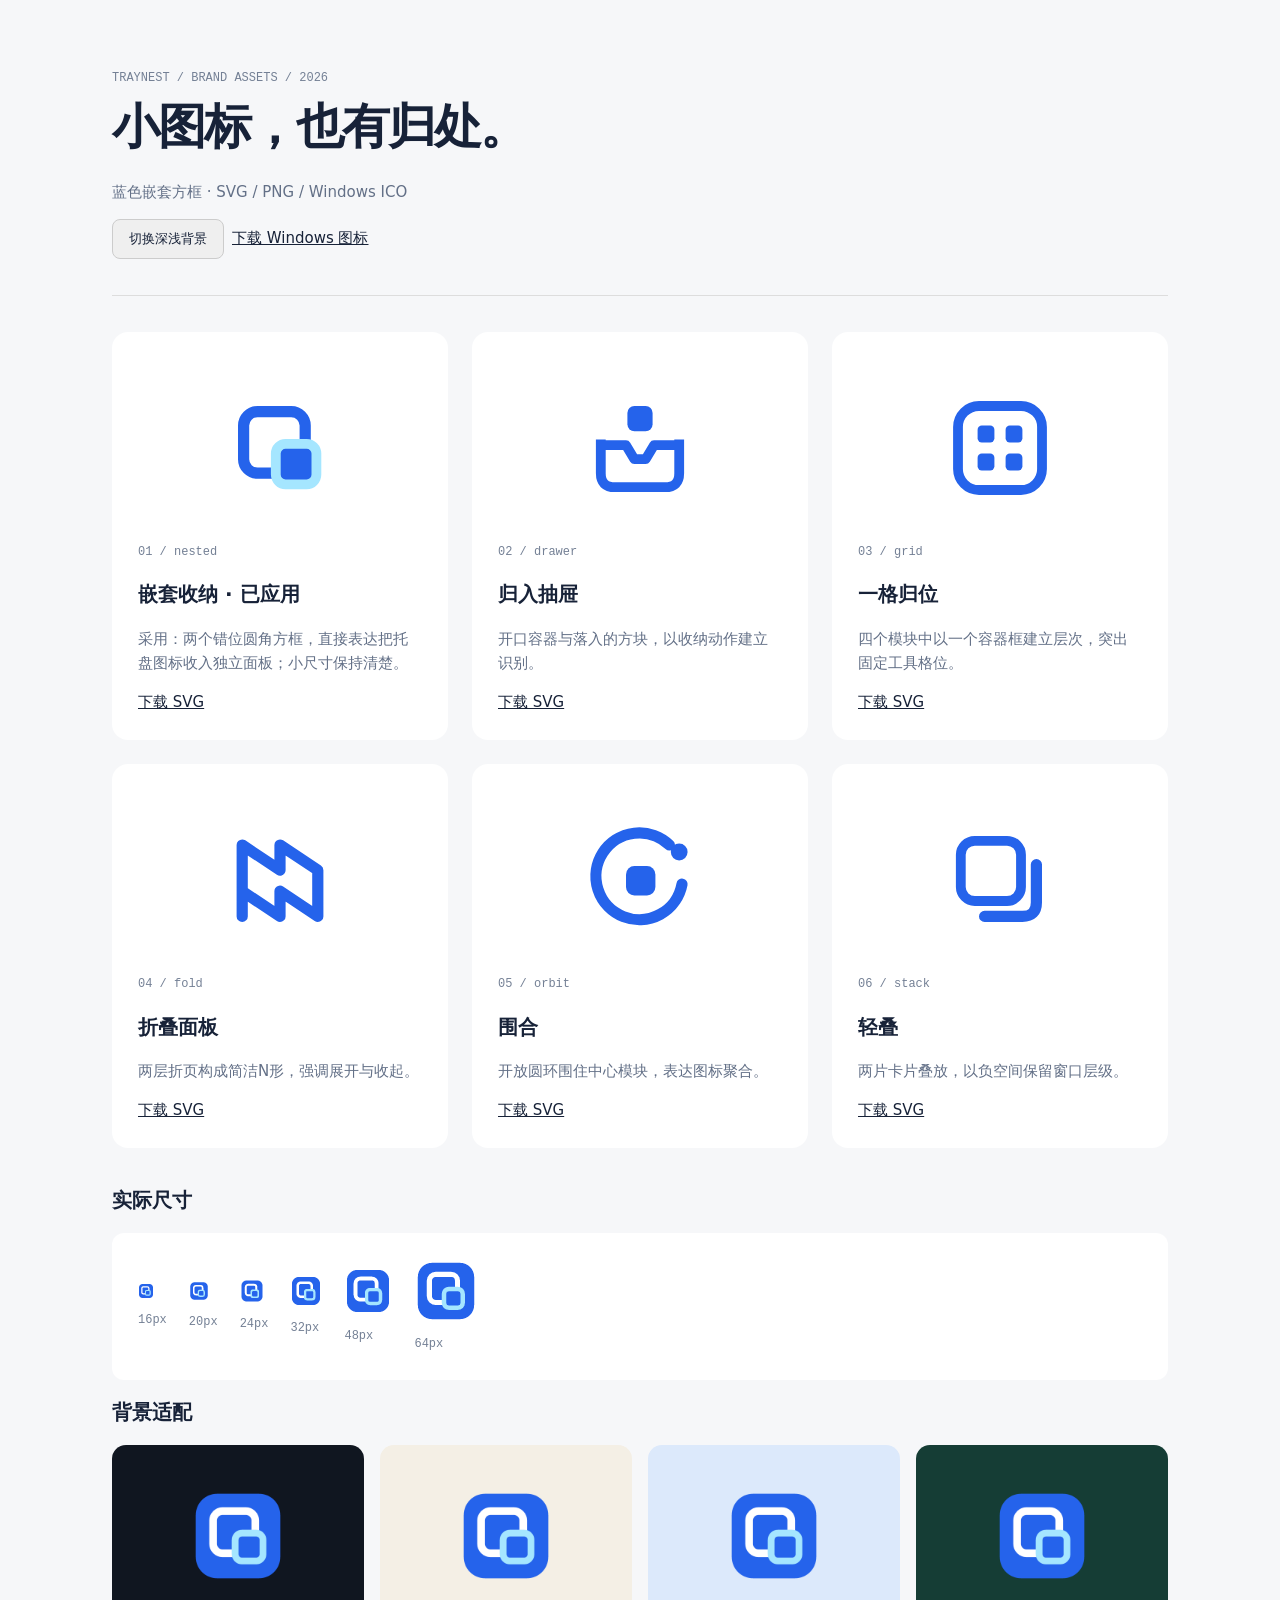
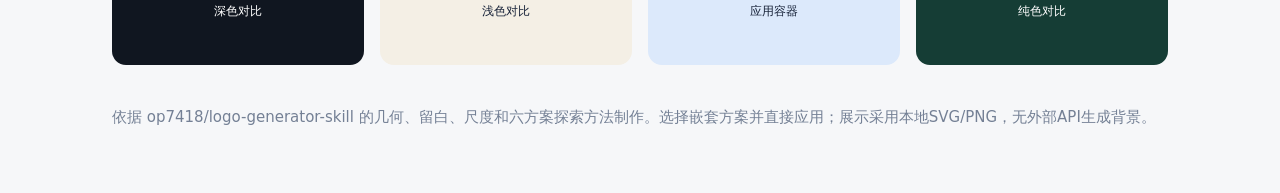
<file: assets/branding/index.html>
<!doctype html><html lang="zh-CN"><meta charset="utf-8"><meta name="viewport" content="width=device-width,initial-scale=1"><title>TrayNest · 图标规范</title><style>*{box-sizing:border-box}body{margin:0;background:#f6f7f9;color:#172238;font:15px/1.6 system-ui}main{max-width:1120px;margin:auto;padding:64px 32px}header{padding-bottom:36px;border-bottom:1px solid #ddd}h1{font-size:48px;letter-spacing:-2px;margin:0}header p{color:#637087}button,a{color:inherit}button{padding:10px 16px;margin-right:8px;border:1px solid #ccc;border-radius:8px;cursor:pointer}.grid{display:grid;grid-template-columns:repeat(3,1fr);gap:24px;margin:36px 0}article{background:#fff;padding:26px;border-radius:16px;transition:transform .2s}article:hover{transform:translateY(-4px)}.canvas{display:grid;place-items:center;height:180px}.canvas svg{width:140px}h2{font-size:20px}small{color:#748095;font:12px monospace}p{color:#637087}body.dark{background:#101620;color:#f1f5ff}body.dark article{background:#1b2534}body.dark .canvas{background:#fff;border-radius:12px}.stages{display:grid;grid-template-columns:repeat(4,1fr);gap:16px}.stage{height:220px;display:flex;align-items:center;justify-content:center;flex-direction:column;border-radius:14px;gap:18px}.stage img{width:96px;height:96px}.stage span{font-size:12px}.void{background:#101620;color:white}.paper{background:#f4efe5}.container{background:#dce9fb}.swiss{background:#153d35;color:white}.sizes{display:flex;gap:22px;align-items:center;padding:26px;background:white;border-radius:12px;color:#172238}.sizes img{image-rendering:auto}footer{padding-top:40px;color:#748095}@media(max-width:720px){.grid,.stages{grid-template-columns:1fr 1fr}}</style><main><header><small>TRAYNEST / BRAND ASSETS / 2026</small><h1>小图标，也有归处。</h1><p>蓝色嵌套方框 · SVG / PNG / Windows ICO</p><button onclick="document.body.classList.toggle('dark')">切换深浅背景</button><a href="TrayNest.ico" download>下载 Windows 图标</a></header><section class="grid"><article><div class="canvas"><svg xmlns="http://www.w3.org/2000/svg" viewBox="0 0 100 100" color="#2563eb"><rect x="24" y="24" width="44" height="44" rx="10" fill="none" stroke="currentColor" stroke-width="8"/><rect x="47" y="47" width="29" height="29" rx="7" fill="#2563eb" stroke="#a5e6ff" stroke-width="7"/></svg></div><small>01 / nested</small><h2>嵌套收纳 · 已应用</h2><p>采用：两个错位圆角方框，直接表达把托盘图标收入独立面板；小尺寸保持清楚。</p><a href="variants/nested.svg" download>下载 SVG</a></article><article><div class="canvas"><svg xmlns="http://www.w3.org/2000/svg" viewBox="0 0 100 100" color="#2563eb"><path d="M22 44v24q0 10 10 10h36q10 0 10-10V44M22 48h18l6 10h8l6-10h18" fill="none" stroke="currentColor" stroke-width="7" stroke-linejoin="round"/><rect x="41" y="20" width="18" height="18" rx="5" fill="currentColor"/></svg></div><small>02 / drawer</small><h2>归入抽屉</h2><p>开口容器与落入的方块，以收纳动作建立识别。</p><a href="variants/drawer.svg" download>下载 SVG</a></article><article><div class="canvas"><svg xmlns="http://www.w3.org/2000/svg" viewBox="0 0 100 100" color="#2563eb"><rect x="20" y="20" width="60" height="60" rx="15" fill="none" stroke="currentColor" stroke-width="7"/><g fill="currentColor"><rect x="34" y="34" width="12" height="12" rx="3"/><rect x="54" y="34" width="12" height="12" rx="3"/><rect x="34" y="54" width="12" height="12" rx="3"/><rect x="54" y="54" width="12" height="12" rx="3"/></g></svg></div><small>03 / grid</small><h2>一格归位</h2><p>四个模块中以一个容器框建立层次，突出固定工具格位。</p><a href="variants/grid.svg" download>下载 SVG</a></article><article><div class="canvas"><svg xmlns="http://www.w3.org/2000/svg" viewBox="0 0 100 100" color="#2563eb"><path d="M23 76V25l27 18V25l27 18v33L50 58v18L23 58" fill="none" stroke="currentColor" stroke-width="8" stroke-linecap="round" stroke-linejoin="round"/></svg></div><small>04 / fold</small><h2>折叠面板</h2><p>两层折页构成简洁N形，强调展开与收起。</p><a href="variants/fold.svg" download>下载 SVG</a></article><article><div class="canvas"><svg xmlns="http://www.w3.org/2000/svg" viewBox="0 0 100 100" color="#2563eb"><path d="M71 25a31 31 0 1 0 9 28" fill="none" stroke="currentColor" stroke-width="8" stroke-linecap="round"/><rect x="40" y="40" width="21" height="21" rx="6" fill="currentColor"/><circle cx="78" cy="30" r="6" fill="currentColor"/></svg></div><small>05 / orbit</small><h2>围合</h2><p>开放圆环围住中心模块，表达图标聚合。</p><a href="variants/orbit.svg" download>下载 SVG</a></article><article><div class="canvas"><svg xmlns="http://www.w3.org/2000/svg" viewBox="0 0 100 100" color="#2563eb"><rect x="22" y="22" width="43" height="43" rx="10" fill="none" stroke="currentColor" stroke-width="7"/><path d="M76 39v27q0 10-10 10H39" fill="none" stroke="currentColor" stroke-width="8" stroke-linecap="round"/></svg></div><small>06 / stack</small><h2>轻叠</h2><p>两片卡片叠放，以负空间保留窗口层级。</p><a href="variants/stack.svg" download>下载 SVG</a></article></section><h2>实际尺寸</h2><div class="sizes"><div><img width="16" height="16" src="traynest-16.png" alt="16像素图标"><br><small>16px</small></div><div><img width="20" height="20" src="traynest-20.png" alt="20像素图标"><br><small>20px</small></div><div><img width="24" height="24" src="traynest-24.png" alt="24像素图标"><br><small>24px</small></div><div><img width="32" height="32" src="traynest-32.png" alt="32像素图标"><br><small>32px</small></div><div><img width="48" height="48" src="traynest-48.png" alt="48像素图标"><br><small>48px</small></div><div><img width="64" height="64" src="traynest-64.png" alt="64像素图标"><br><small>64px</small></div></div><h2>背景适配</h2><section class="stages"><div class="stage void"><img src="traynest-256.png" alt="TrayNest正式应用图标"><span>深色对比</span></div><div class="stage paper"><img src="traynest-256.png" alt="TrayNest正式应用图标"><span>浅色对比</span></div><div class="stage container"><img src="traynest-256.png" alt="TrayNest正式应用图标"><span>应用容器</span></div><div class="stage swiss"><img src="traynest-256.png" alt="TrayNest正式应用图标"><span>纯色对比</span></div></section><footer>依据 op7418/logo-generator-skill 的几何、留白、尺度和六方案探索方法制作。选择嵌套方案并直接应用；展示采用本地SVG/PNG，无外部API生成背景。</footer></main></html>
</file>
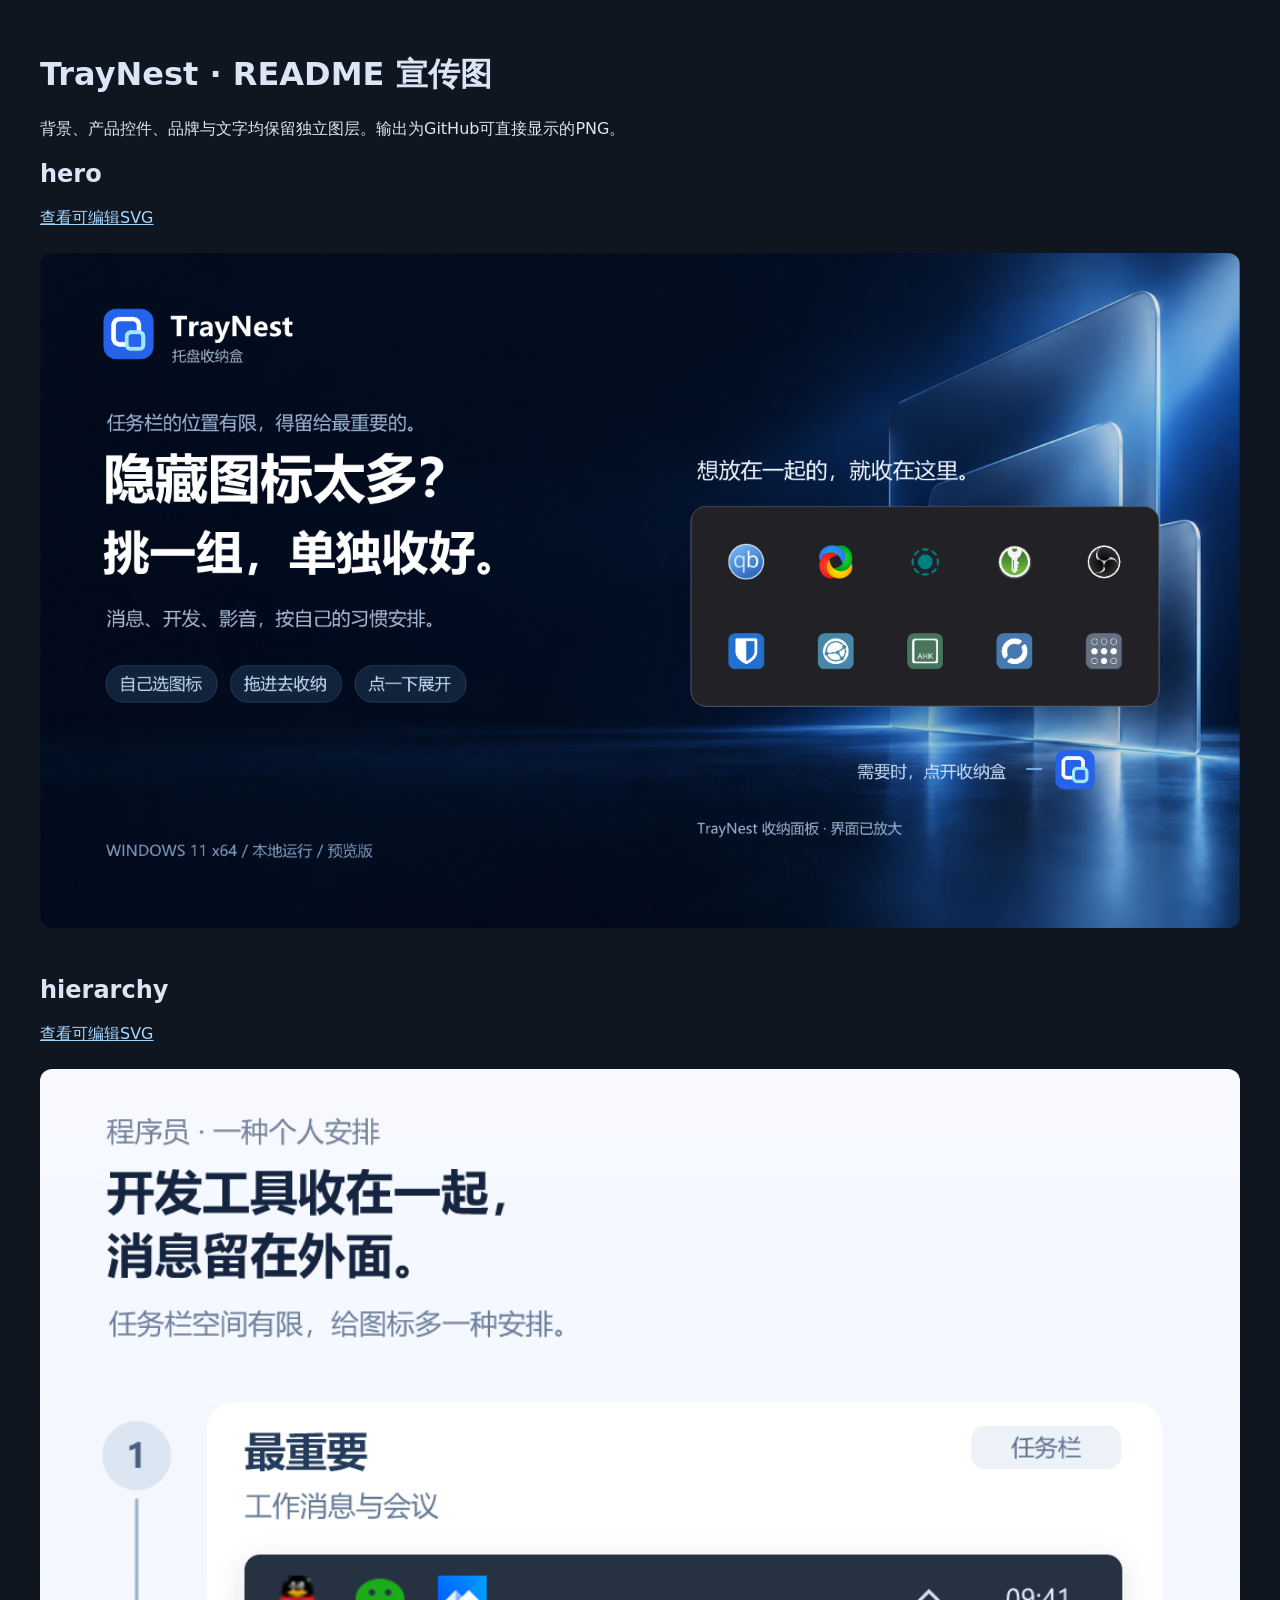
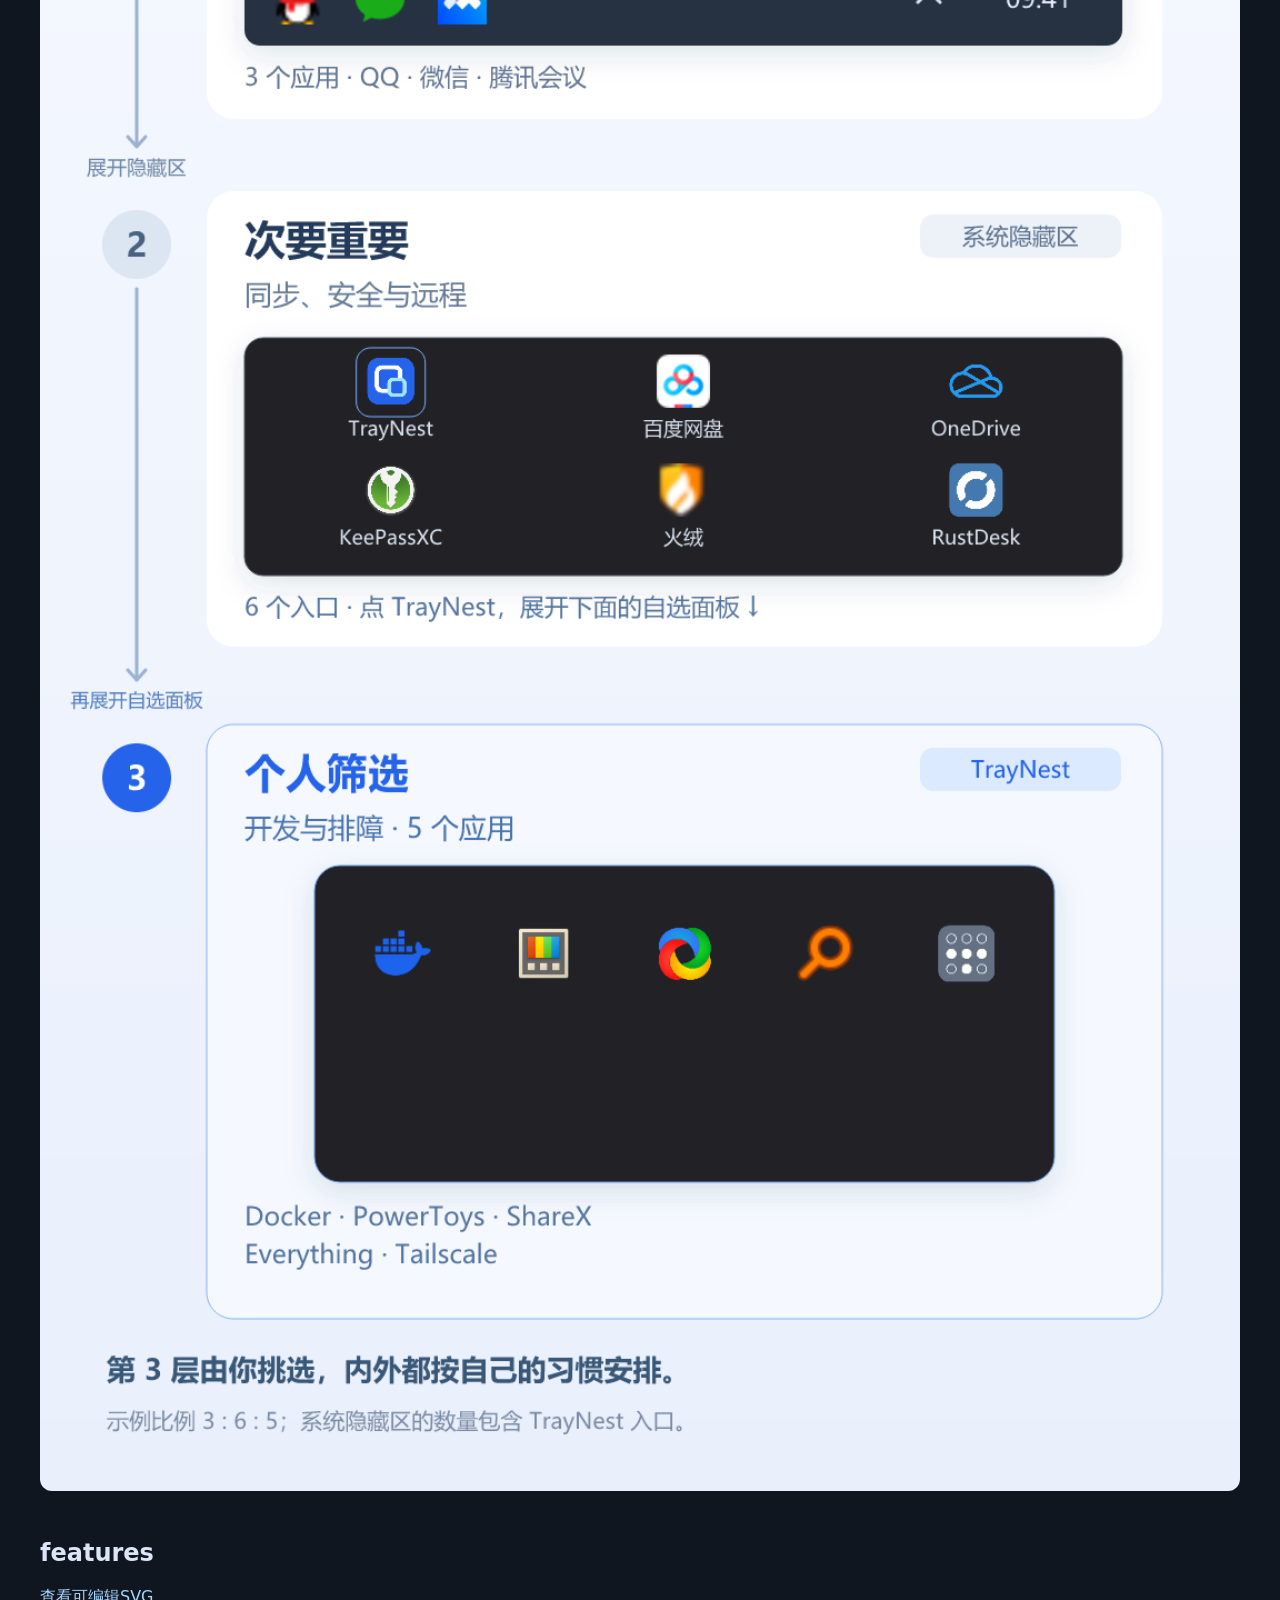
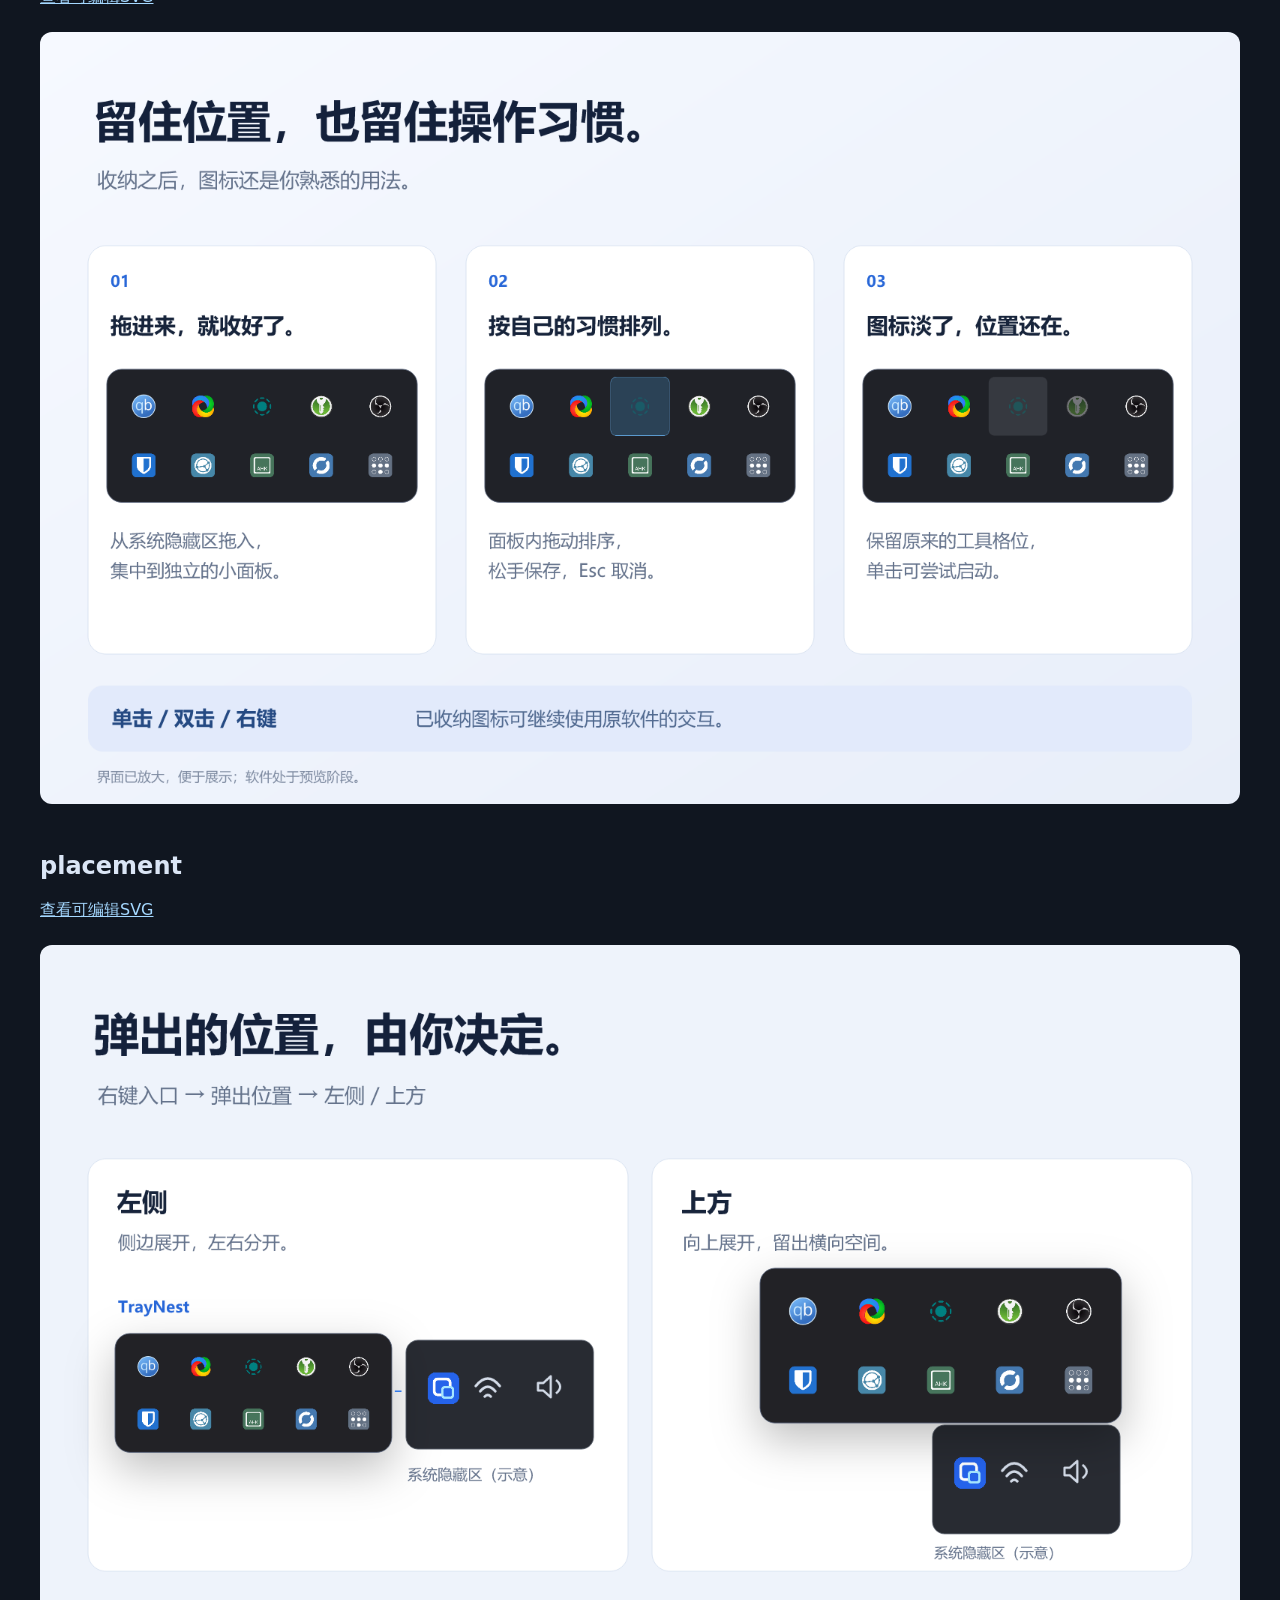
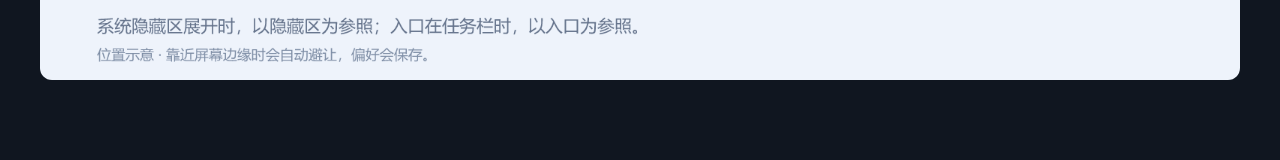
<file: promo/readme/index.html>
<!doctype html><meta charset="utf-8"><title>TrayNest README 宣传图</title><style>body{margin:0;padding:32px;background:#101620;color:#dae5f5;font:16px system-ui}main{max-width:1200px;margin:auto}img{display:block;width:100%;margin:24px 0 48px;border-radius:12px}a{color:#a5d8ff}</style><main><h1>TrayNest · README 宣传图</h1><p>背景、产品控件、品牌与文字均保留独立图层。输出为GitHub可直接显示的PNG。</p><h2>hero</h2><a href="layers/hero.svg">查看可编辑SVG</a><img src="../../assets/readme/hero.png" alt="hero"><h2>hierarchy</h2><a href="layers/hierarchy.svg">查看可编辑SVG</a><img src="../../assets/readme/hierarchy.png" alt="hierarchy"><h2>features</h2><a href="layers/features.svg">查看可编辑SVG</a><img src="../../assets/readme/features.png" alt="features"><h2>placement</h2><a href="layers/placement.svg">查看可编辑SVG</a><img src="../../assets/readme/placement.png" alt="placement"></main>
</file>
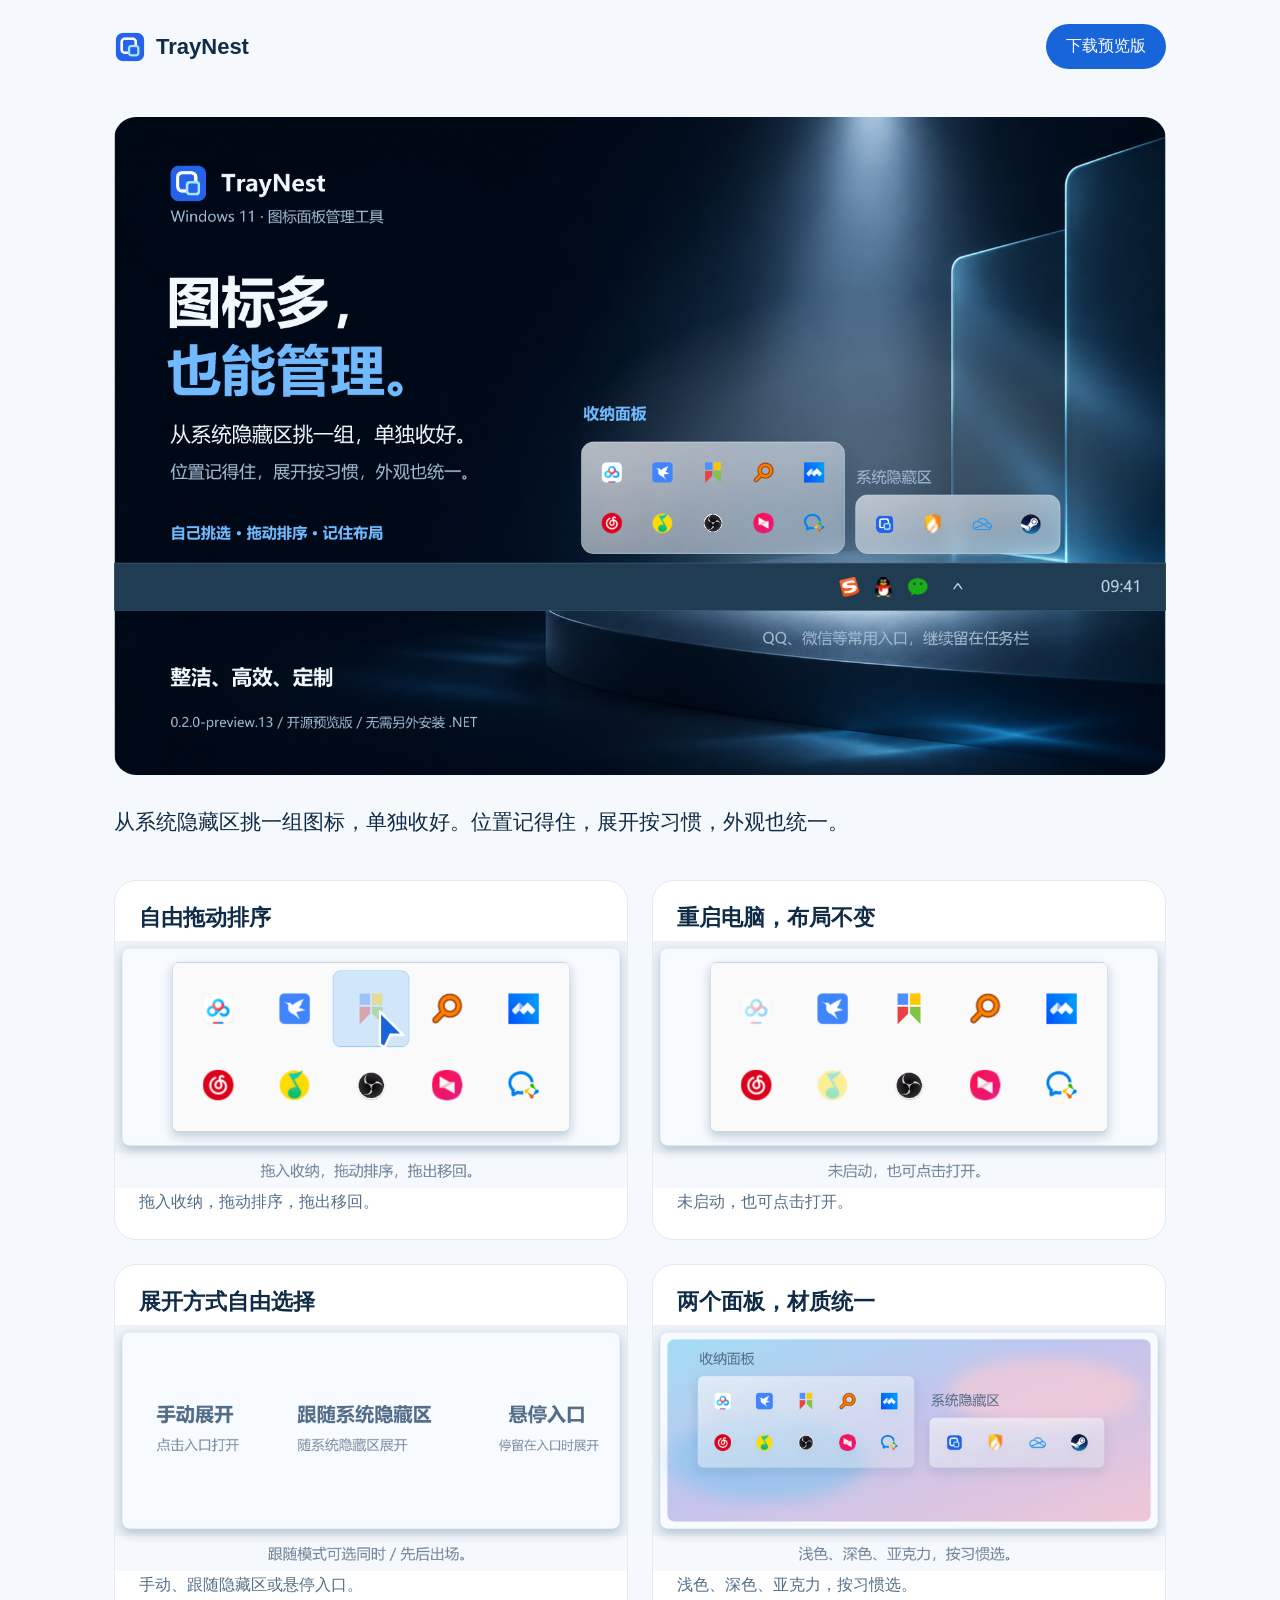
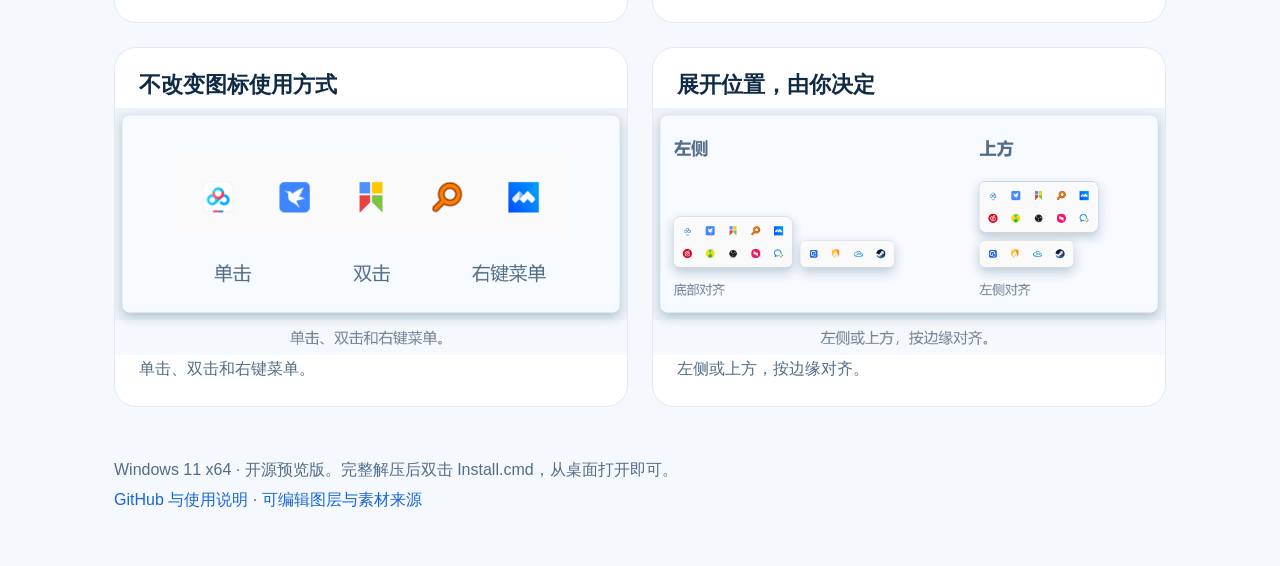
<file: promo/readme/v2/index.html>
<!doctype html><html lang="zh-CN"><head><meta charset="utf-8"><meta name="viewport" content="width=device-width,initial-scale=1"><title>TrayNest · 图标多，也能管理</title><style>*{box-sizing:border-box}body{margin:0;color:#102b46;background:#f5f8fc;font:16px 'Microsoft YaHei UI','Segoe UI',sans-serif}header,main,footer{max-width:1100px;margin:auto;padding:24px}header{display:flex;align-items:center;justify-content:space-between;gap:16px}header strong{display:flex;align-items:center;gap:10px;font-size:22px}header img{width:32px;height:32px}a{color:#1865da;text-decoration:none}.download{background:#1865da;color:white;border-radius:24px;padding:12px 20px;white-space:nowrap}.hero{width:100%;display:block;border-radius:22px}.intro{font-size:21px;line-height:1.8;margin:28px 0 40px}.grid{display:grid;grid-template-columns:1fr 1fr;gap:24px}article{background:white;border:1px solid #e3eaf2;border-radius:22px;overflow:hidden}article img{width:100%;display:block}article h2{font-size:22px;margin:22px 24px 8px}article p{color:#526d88;margin:0 24px 24px;line-height:1.7}footer{color:#526d88;line-height:1.9;padding-bottom:50px}@media(max-width:650px){header,main,footer{padding:16px}header strong{font-size:18px}.download{padding:10px 14px;font-size:14px}.intro{font-size:17px}.grid{grid-template-columns:1fr;gap:16px}article h2{font-size:20px}.hero{border-radius:14px}}</style></head><body><header><strong><img src="assets/traynest.png" alt="">TrayNest</strong><a class="download" href="https://github.com/Wuyuhang0729/traynest/releases/tag/v0.2.0-preview.13">下载预览版</a></header><main><img class="hero" src="../../../assets/readme/hero-v2.png" alt="TrayNest：图标多，也能管理"><p class="intro">从系统隐藏区挑一组图标，单独收好。位置记得住，展开按习惯，外观也统一。</p><div class="grid"><article><h2>自由拖动排序</h2><img src="../../../assets/readme/organize-detail.png" alt="自由拖动排序"><p>拖入收纳，拖动排序，拖出移回。</p></article><article><h2>重启电脑，布局不变</h2><img src="../../../assets/readme/remember-detail.png" alt="重启电脑，布局不变"><p>未启动，也可点击打开。</p></article><article><h2>展开方式自由选择</h2><img src="../../../assets/readme/expansion-detail.png" alt="展开方式自由选择"><p>手动、跟随隐藏区或悬停入口。</p></article><article><h2>两个面板，材质统一</h2><img src="../../../assets/readme/material-detail.png" alt="两个面板，材质统一"><p>浅色、深色、亚克力，按习惯选。</p></article><article><h2>不改变图标使用方式</h2><img src="../../../assets/readme/interaction-detail.png" alt="不改变图标使用方式"><p>单击、双击和右键菜单。</p></article><article><h2>展开位置，由你决定</h2><img src="../../../assets/readme/placement-detail.png" alt="展开位置，由你决定"><p>左侧或上方，按边缘对齐。</p></article></div></main><footer>Windows 11 x64 · 开源预览版。完整解压后双击 Install.cmd，从桌面打开即可。<br><a href="https://github.com/Wuyuhang0729/traynest">GitHub 与使用说明</a> · <a href="CREDITS.md">可编辑图层与素材来源</a></footer></body></html>
</file>
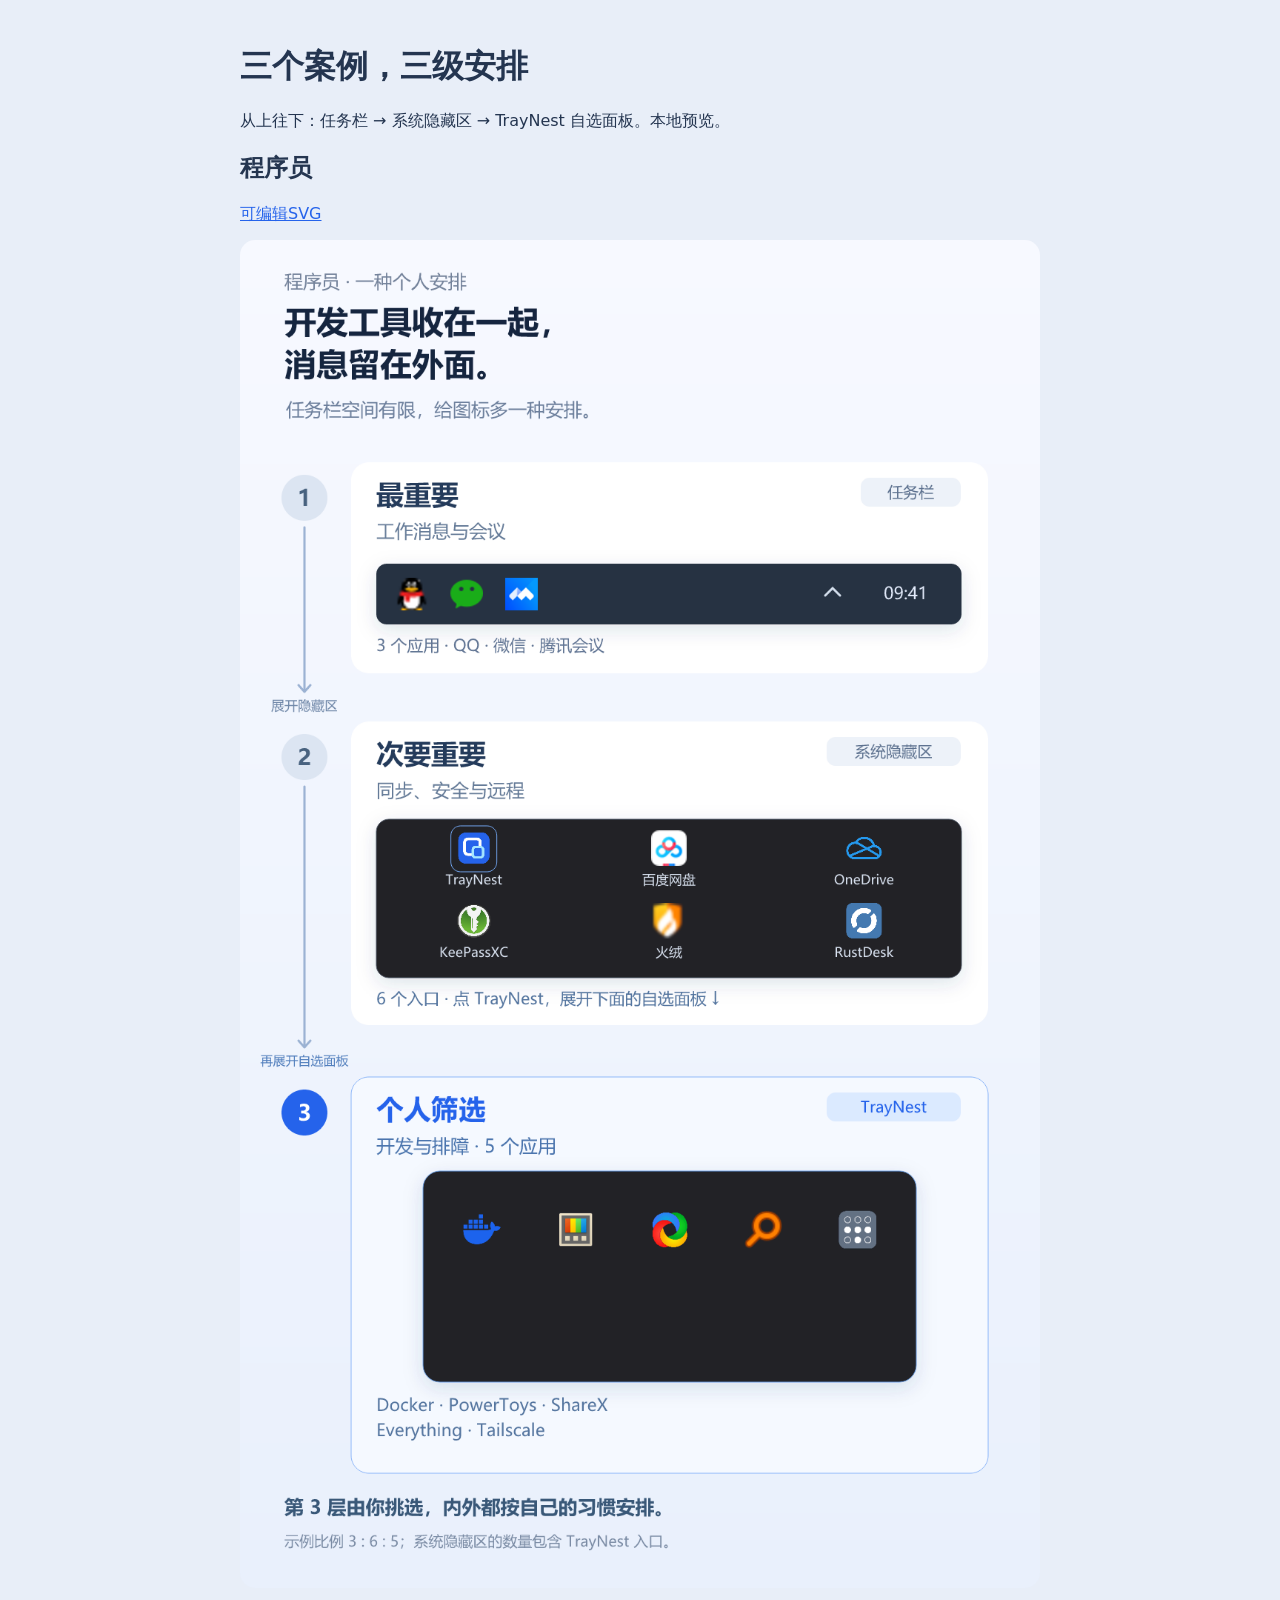
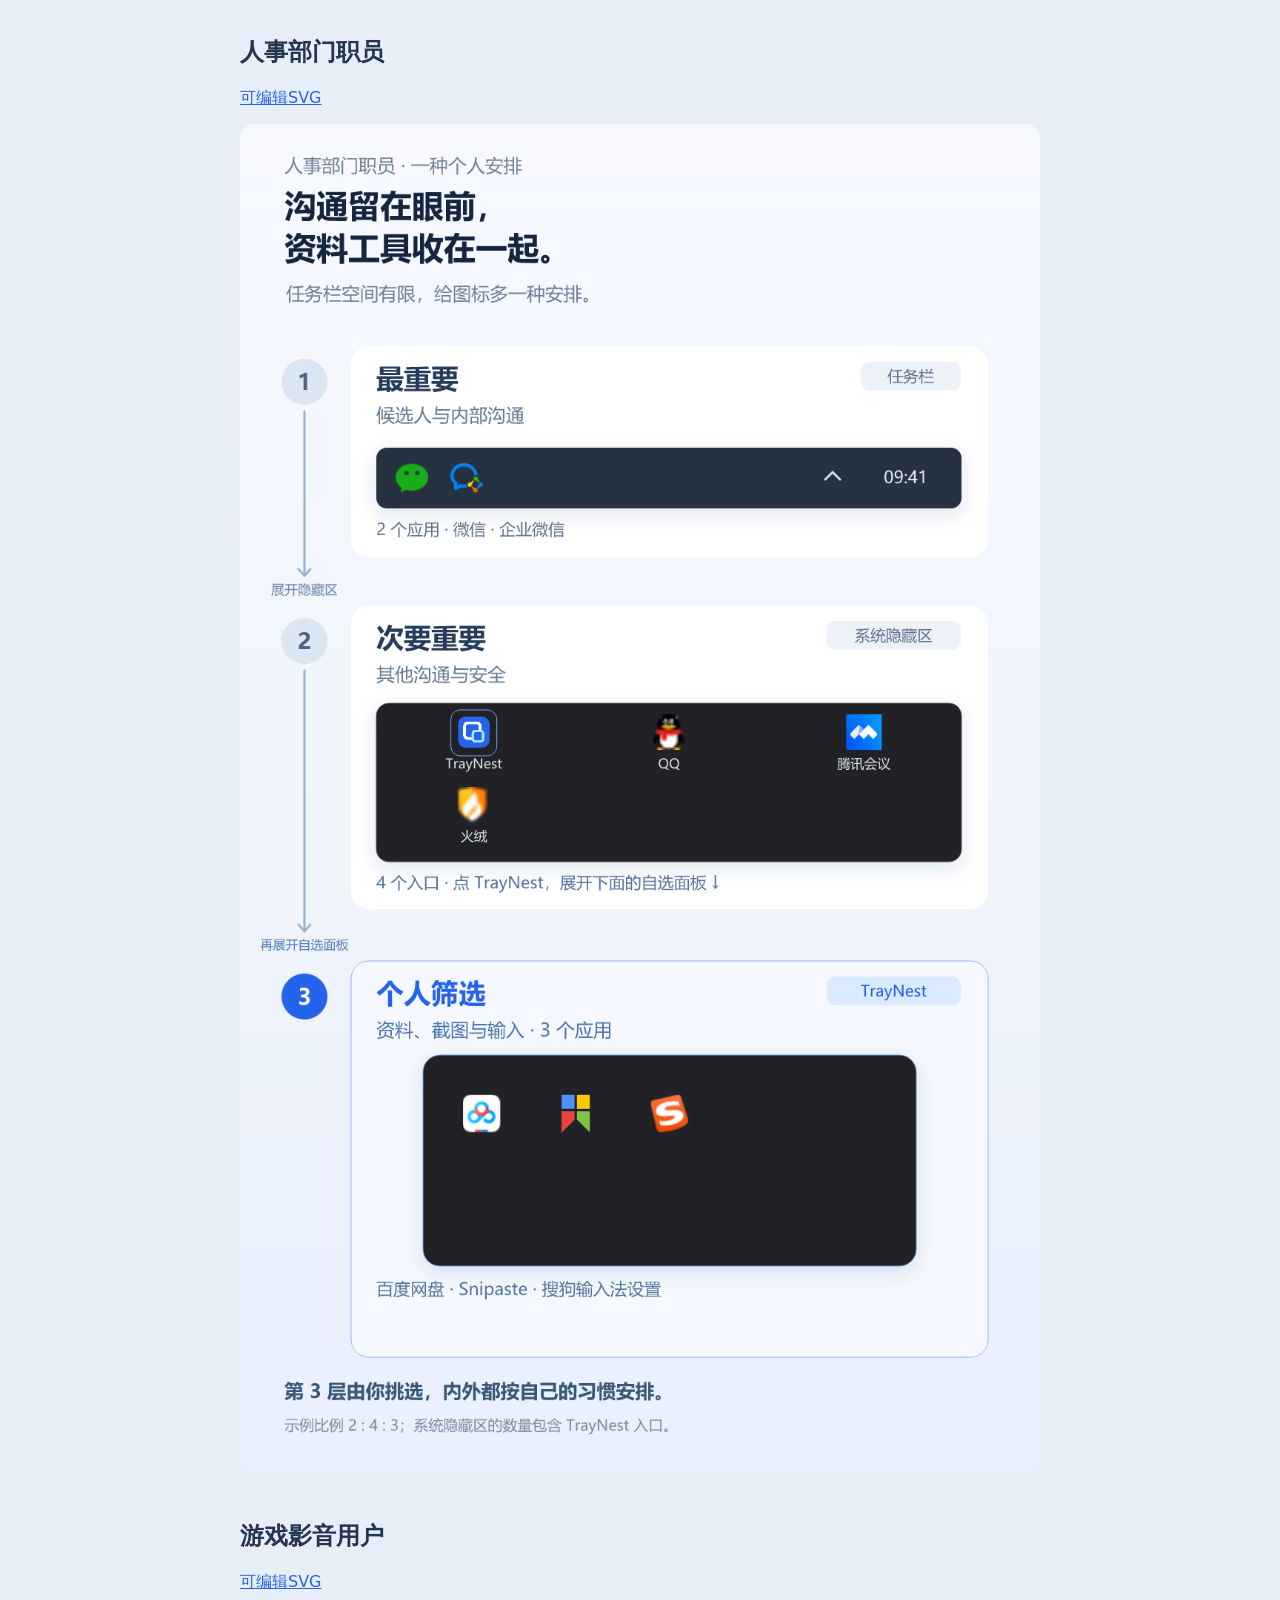
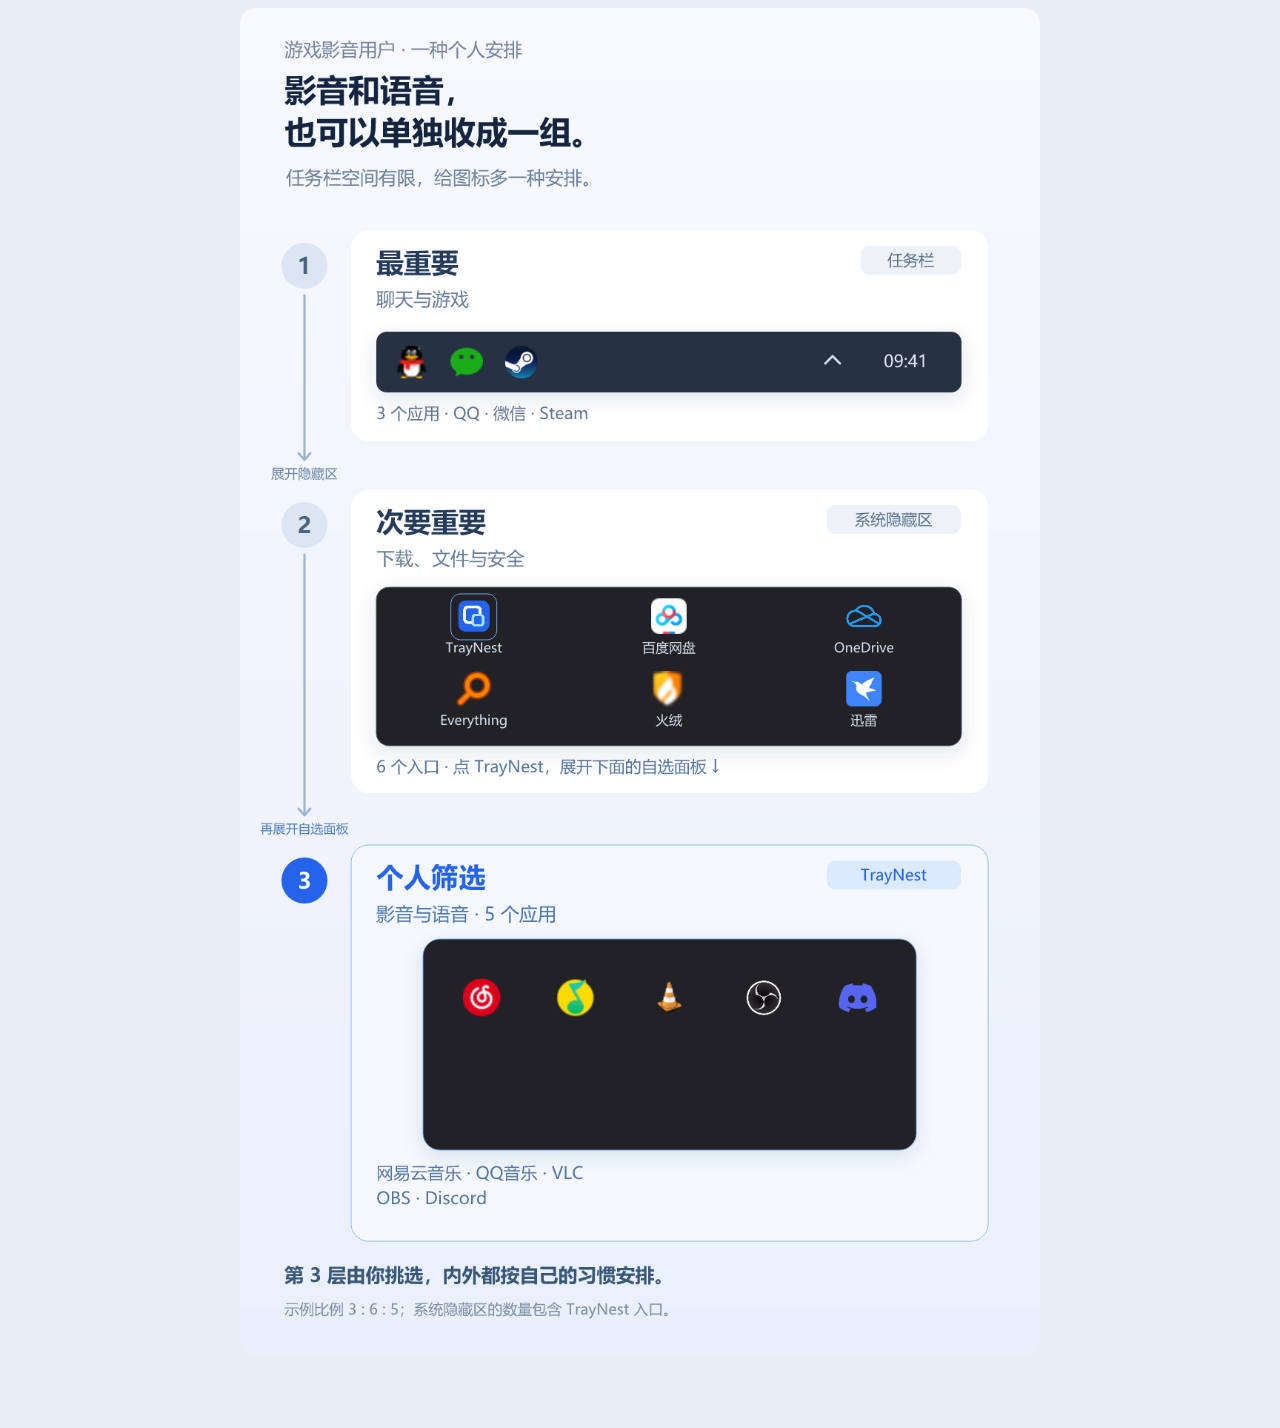
<file: promo/readme/review/personas/index.html>
<!doctype html><meta charset="utf-8"><meta name="viewport" content="width=device-width,initial-scale=1"><title>典型用户收纳案例 · 竖版</title><style>body{background:#e8eef8;margin:0;padding:24px;font:16px system-ui;color:#243550}main{max-width:800px;margin:auto}img{display:block;width:100%;height:auto;margin:15px 0 48px;border-radius:15px}a{color:#2563eb}</style><main><h1>三个案例，三级安排</h1><p>从上往下：任务栏 → 系统隐藏区 → TrayNest 自选面板。本地预览。</p><h2>程序员</h2><a href="developer.svg">可编辑SVG</a><img src="developer.png" alt="程序员的三级托盘安排，依次为最重要、次要重要、个人筛选"><h2>人事部门职员</h2><a href="hr.svg">可编辑SVG</a><img src="hr.png" alt="人事部门职员的三级托盘安排，依次为最重要、次要重要、个人筛选"><h2>游戏影音用户</h2><a href="gamer.svg">可编辑SVG</a><img src="gamer.png" alt="游戏影音用户的三级托盘安排，依次为最重要、次要重要、个人筛选"></main>
</file>
